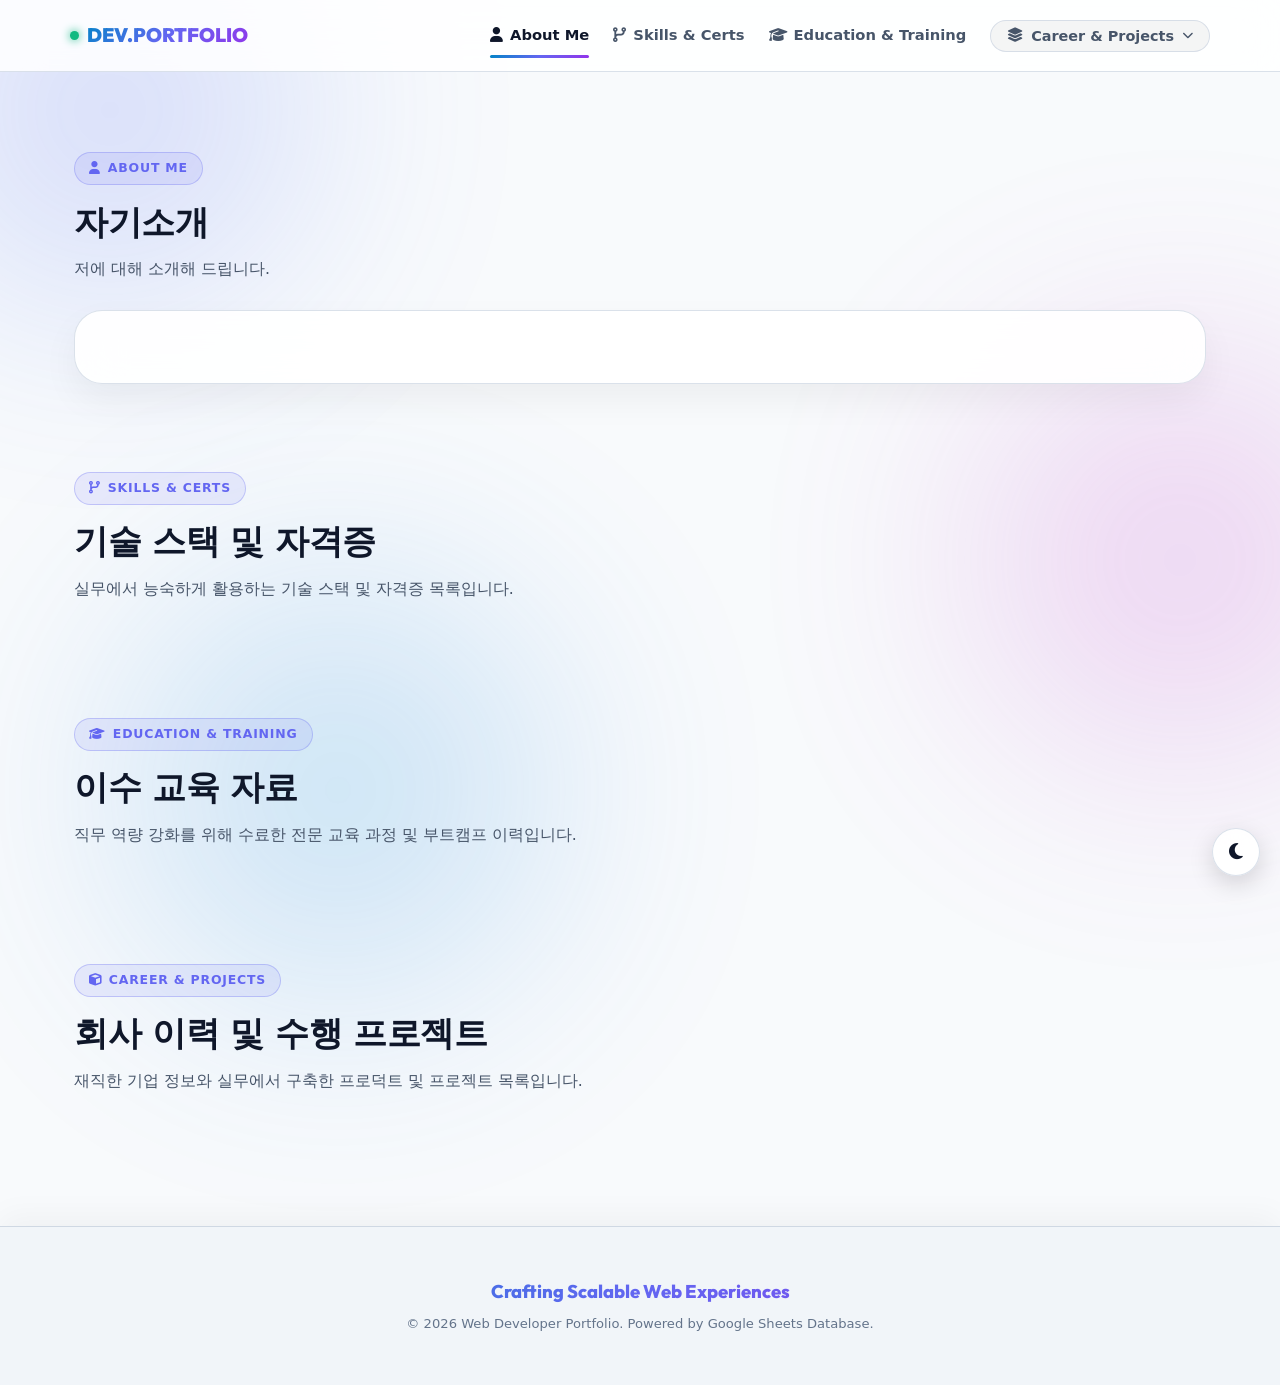
<file: index.html>
<!DOCTYPE html>
<html lang="ko" class="loading-locked">
<head>
  <meta charset="UTF-8" />
  <meta name="viewport" content="width=device-width, initial-scale=1.0, maximum-scale=1.0, user-scalable=no, viewport-fit=cover" />
  <title>Developer Portfolio</title>
  <!-- Google Fonts & Font Awesome -->
  <link rel="preconnect" href="https://fonts.googleapis.com">
  <link rel="preconnect" href="https://fonts.gstatic.com" crossorigin>
  <link href="https://fonts.googleapis.com/css2?family=Outfit:wght@400;600;700;800;900&family=Pretendard:wght@300;400;500;600;700;800&display=swap" rel="stylesheet">
  <link rel="stylesheet" href="https://cdnjs.cloudflare.com/ajax/libs/font-awesome/6.4.0/css/all.min.css">
  <link rel="stylesheet" href="style.css" />
</head>
<body class="loading-locked">

  <!-- 배경 앰비언트 오로라 광원 -->
  <div class="ambient-glow glow-top-left"></div>
  <div class="ambient-glow glow-middle-right"></div>
  <div class="ambient-glow glow-bottom-left"></div>

  <!-- 전체 화면 로딩 오버레이 -->
  <div id="globalLoader" class="global-loader show" oncontextmenu="return false;" ondragstart="return false;" onselectstart="return false;">
    <div class="loader-content">
      <img src="loading.gif" alt="Loading" class="loader-gif" draggable="false" />
      <p id="loaderText" class="loader-text">포트폴리오 데이터를 불러오는 중...</p>
    </div>
  </div>

  <!-- 모바일 메뉴 배경 딤 오버레이 -->
  <div class="nav-overlay" id="navOverlay"></div>

  <!-- 상단 네비게이션 헤더 -->
  <header class="navbar">
    <div class="nav-container">
      <a href="#profile" class="nav-logo spring-hover">
        <span class="logo-dot"></span>
        <span class="logo-text">DEV.PORTFOLIO</span>
      </a>
      
      <nav class="nav-menu" id="navMenu">
        <a href="#profile" class="nav-link spring-hover active">
          <i class="fa-solid fa-user"></i>
          <span>About Me</span>
        </a>
        <a href="#skills" class="nav-link spring-hover">
          <i class="fa-solid fa-code-branch"></i>
          <span>Skills & Certs</span>
        </a>
        <a href="#trainings" class="nav-link spring-hover">
          <i class="fa-solid fa-graduation-cap"></i>
          <span>Education & Training</span>
        </a>
        
        <!-- 회사 및 프로젝트 계층 드롭다운 -->
        <div class="nav-dropdown" id="navDropdown">
          <button class="nav-dropdown-btn spring-hover" id="navDropdownBtn" type="button">
            <i class="fa-solid fa-layer-group"></i>
            <span>Career & Projects</span>
            <i class="fa-solid fa-chevron-down dropdown-arrow"></i>
          </button>
          <div class="dropdown-menu" id="dropdownMenu">
            <div class="dropdown-loading"><i class="fa-solid fa-spinner fa-spin"></i> 로딩 중...</div>
          </div>
        </div>
      </nav>

      <button class="hamburger spring-hover" id="hamburger" aria-label="메뉴 열기">
        <i class="fa-solid fa-bars-staggered" id="hamburgerIcon"></i>
      </button>
    </div>
  </header>

  <main class="main-container" id="mainContainer">
    
    <!-- 섹션 1: About Me -->
    <section id="profile" class="section">
      <div class="section-badge reveal-spring-left">
        <i class="fa-solid fa-user"></i>
        <span>ABOUT ME</span>
      </div>
      <h2 class="section-title reveal-spring-left">자기소개</h2>
      <p class="section-desc reveal-spring-left">저에 대해 소개해 드립니다.</p>
      <div class="profile-card reveal-spring-right" id="profileContent"></div>
    </section>

    <!-- 섹션 2: Skills & Certs (명칭 통일) -->
    <section id="skills" class="section">
      <div class="section-badge reveal-spring-left">
        <i class="fa-solid fa-code-branch"></i>
        <span>SKILLS & CERTS</span>
      </div>
      <h2 class="section-title reveal-spring-left">기술 스택 및 자격증</h2>
      <p class="section-desc reveal-spring-left">실무에서 능숙하게 활용하는 기술 스택 및 자격증 목록입니다.</p>
      
      <div class="skills-wrapper" id="skillsContent"></div>
    </section>

    <!-- 섹션 3: Education & Training -->
    <section id="trainings" class="section">
      <div class="section-badge reveal-spring-left">
        <i class="fa-solid fa-graduation-cap"></i>
        <span>EDUCATION & TRAINING</span>
      </div>
      <h2 class="section-title reveal-spring-left">이수 교육 자료</h2>
      <p class="section-desc reveal-spring-left">직무 역량 강화를 위해 수료한 전문 교육 과정 및 부트캠프 이력입니다.</p>
      
      <div class="training-grid" id="trainingContent"></div>
    </section>

    <!-- 섹션 4: Career & Projects -->
    <section id="experience" class="section">
      <div class="section-badge reveal-spring-left">
        <i class="fa-solid fa-cube"></i>
        <span>CAREER & PROJECTS</span>
      </div>
      <h2 class="section-title reveal-spring-left">회사 이력 및 수행 프로젝트</h2>
      <p class="section-desc reveal-spring-left">재직한 기업 정보와 실무에서 구축한 프로덕트 및 프로젝트 목록입니다.</p>
      
      <div class="company-stack" id="experienceContent"></div>
    </section>

  </main>

  <!-- 하단 푸터 -->
  <footer class="footer">
    <div class="footer-content">
      <p class="footer-title">Crafting Scalable Web Experiences</p>
      <p class="footer-copy">© 2026 Web Developer Portfolio. Powered by Google Sheets Database.</p>
    </div>
  </footer>

  <!-- 최상단 전용 테마 변환 플로팅 버튼 -->
  <button id="themeToggleBtn" class="theme-toggle-btn spring-hover" aria-label="테마 전환" title="다크/라이트 모드 전환">
    <i class="fa-solid fa-moon" id="themeToggleIcon"></i>
  </button>

  <script src="script.js"></script>
</body>
</html>
</file>
<file: style.css>
/* --- 기본 테마 (낮: 산뜻한 글래스모피즘) --- */
:root {
  --bg-color: #f8fafc;
  --card-bg: rgba(255, 255, 255, 0.92);
  --card-nested-bg: rgba(241, 245, 249, 0.92);
  --card-border: rgba(203, 213, 225, 0.7);
  --card-border-hover: rgba(99, 102, 241, 0.6);
  
  --accent-cyan: #0284c7;
  --accent-indigo: #6366f1;
  --accent-purple: #9333ea;
  
  --accent-gradient: linear-gradient(135deg, #0284c7 0%, #6366f1 50%, #9333ea 100%);
  --neon-border: linear-gradient(135deg, rgba(2, 132, 199, 0.4), rgba(147, 51, 234, 0.4));
  
  --text-main: #0f172a;
  --text-muted: #475569;
  --text-light: #64748b;
  --item-bg: rgba(241, 245, 249, 0.75);
  --item-border: rgba(226, 232, 240, 0.9);
  
  --footer-bg: rgba(241, 245, 249, 0.96);
  --footer-border: rgba(203, 213, 225, 0.9);
  --footer-shadow: 0 -10px 30px rgba(0, 0, 0, 0.04);
  
  --font-main: 'Pretendard', -apple-system, BlinkMacSystemFont, system-ui, sans-serif;
  --font-display: 'Outfit', var(--font-main);
  
  --spring-easing: cubic-bezier(0.34, 1.56, 0.64, 1);
  --spring-transition: all 0.4s var(--spring-easing);
}

/* --- 저녁 시간 자동 다크 모드 (18:00 ~ 06:00) --- */
[data-theme="dark"] {
  --bg-color: #050811;
  --card-bg: rgba(13, 20, 38, 0.82);
  --card-nested-bg: rgba(9, 14, 28, 0.9);
  --card-border: rgba(255, 255, 255, 0.1);
  --card-border-hover: rgba(99, 102, 241, 0.55);
  
  --accent-cyan: #06b6d4;
  --accent-indigo: #6366f1;
  --accent-purple: #a855f7;
  
  --accent-gradient: linear-gradient(135deg, #06b6d4 0%, #6366f1 50%, #a855f7 100%);
  --neon-border: linear-gradient(135deg, rgba(6, 182, 212, 0.6), rgba(168, 85, 247, 0.6));
  
  --text-main: #f8fafc;
  --text-muted: #94a3b8;
  --text-light: #64748b;
  --item-bg: rgba(255, 255, 255, 0.03);
  --item-border: rgba(255, 255, 255, 0.06);
  
  --footer-bg: rgba(10, 15, 30, 0.96);
  --footer-border: rgba(255, 255, 255, 0.12);
  --footer-shadow: 0 -15px 40px rgba(0, 0, 0, 0.6);
}

* {
  margin: 0;
  padding: 0;
  box-sizing: border-box;
  font-family: var(--font-main);
  -webkit-tap-highlight-color: transparent;
}

html, body {
  width: 100%;
  max-width: 100vw;
  overflow-x: hidden;
  position: relative;
}

html {
  scroll-behavior: smooth;
  scroll-padding-top: 84px;
}

body {
  background-color: var(--bg-color);
  color: var(--text-main);
  line-height: 1.65;
  min-height: 100vh;
  transition: background-color 0.4s ease, color 0.4s ease;
  word-break: keep-all;
}

img {
  -webkit-user-drag: none !important;
  user-select: none !important;
}

/* 로딩 잠금 */
html.loading-locked,
body.loading-locked {
  overflow: hidden !important;
  height: 100vh !important;
  touch-action: none !important;
}

/* --- Loader --- */
.global-loader {
  position: fixed;
  inset: 0;
  width: 100vw;
  height: 100vh;
  background: rgba(248, 250, 252, 0.98);
  backdrop-filter: blur(20px);
  display: flex;
  align-items: center;
  justify-content: center;
  z-index: 999999;
  opacity: 0;
  visibility: hidden;
  pointer-events: none;
  touch-action: none;
  transition: opacity 0.7s cubic-bezier(0.4, 0, 0.2, 1), visibility 0.7s ease;
}

[data-theme="dark"] .global-loader {
  background: rgba(5, 8, 17, 0.98);
}

.global-loader.show {
  opacity: 1;
  visibility: visible;
  pointer-events: auto;
}

.global-loader.show * {
  pointer-events: none !important;
  user-select: none !important;
}

.loader-content {
  display: flex;
  flex-direction: column;
  align-items: center;
  gap: 16px;
  padding: 20px;
  text-align: center;
}

.loader-gif {
  width: 80px;
  height: 80px;
  object-fit: contain;
  background: transparent;
  display: block;
}

.loader-text {
  font-size: 0.95rem;
  font-weight: 700;
  background: var(--accent-gradient);
  -webkit-background-clip: text;
  -webkit-text-fill-color: transparent;
}

/* --- Spring Hover Effect --- */
.spring-hover {
  transition: var(--spring-transition);
}

@media (hover: hover) and (pointer: fine) {
  .spring-hover:hover {
    transform: translateY(-3px) scale(1.02);
  }
  .spring-hover:active {
    transform: scale(0.97);
  }
}

/* Background Aurora */
.ambient-glow {
  position: fixed;
  border-radius: 50%;
  filter: blur(120px);
  pointer-events: none;
  z-index: 0;
  opacity: 0.22;
  animation: floatGlow 18s ease-in-out infinite alternate;
}

[data-theme="dark"] .ambient-glow { opacity: 0.32; }
.glow-top-left { top: -80px; left: -80px; width: 380px; height: 380px; background: radial-gradient(circle, #6366f1, #3b82f6); }
.glow-middle-right { top: 40%; right: -100px; width: 400px; height: 400px; background: radial-gradient(circle, #a855f7, #ec4899); animation-delay: -6s; }
.glow-bottom-left { bottom: -100px; left: 10%; width: 420px; height: 420px; background: radial-gradient(circle, #06b6d4, #6366f1); animation-delay: -12s; }

@keyframes floatGlow {
  0% { transform: translate(0, 0) scale(1); }
  50% { transform: translate(30px, 40px) scale(1.08); }
  100% { transform: translate(-20px, -30px) scale(0.96); }
}

/* --- Navbar --- */
.navbar {
  position: fixed;
  top: 0;
  left: 0;
  width: 100%;
  height: 72px;
  background: rgba(255, 255, 255, 0.85);
  backdrop-filter: blur(20px);
  -webkit-backdrop-filter: blur(20px);
  border-bottom: 1px solid var(--card-border);
  z-index: 1000;
}

[data-theme="dark"] .navbar {
  background: rgba(8, 12, 24, 0.85);
}

.nav-container {
  max-width: 1180px;
  height: 100%;
  margin: 0 auto;
  padding: 0 20px;
  display: flex;
  justify-content: space-between;
  align-items: center;
}

.nav-logo {
  display: flex;
  align-items: center;
  gap: 8px;
  text-decoration: none;
}

.logo-dot { width: 9px; height: 9px; border-radius: 50%; background: #10b981; box-shadow: 0 0 10px #10b981; }
.logo-text { font-family: var(--font-display); font-size: 1.22rem; font-weight: 900; background: var(--accent-gradient); -webkit-background-clip: text; -webkit-text-fill-color: transparent; }

.nav-menu {
  display: flex;
  align-items: center;
  gap: 24px;
}

.nav-link {
  color: var(--text-muted);
  text-decoration: none;
  font-size: 0.92rem;
  font-weight: 600;
  position: relative;
  padding: 6px 0;
  display: inline-flex;
  align-items: center;
  gap: 7px;
}

.nav-link:hover,
.nav-link.active {
  color: var(--text-main);
}

.nav-link.active::after {
  content: '';
  position: absolute;
  bottom: -4px;
  left: 0;
  width: 100%;
  height: 2.5px;
  background: var(--accent-gradient);
  border-radius: 10px;
}

/* Nav Dropdown */
.nav-dropdown { position: relative; }
.nav-dropdown-btn {
  background: rgba(0, 0, 0, 0.04);
  border: 1px solid var(--card-border);
  color: var(--text-muted);
  font-size: 0.9rem;
  font-weight: 600;
  cursor: pointer;
  display: flex;
  align-items: center;
  gap: 8px;
  padding: 7px 16px;
  border-radius: 100px;
}

[data-theme="dark"] .nav-dropdown-btn {
  background: rgba(255, 255, 255, 0.05);
}

.nav-dropdown-btn:hover,
.nav-dropdown.open .nav-dropdown-btn {
  color: var(--text-main);
  background: rgba(99, 102, 241, 0.14);
  border-color: var(--accent-indigo);
}

.nav-dropdown-btn.active {
  color: var(--text-main);
  background: rgba(99, 102, 241, 0.22);
  border-color: var(--accent-indigo);
  box-shadow: 0 0 18px rgba(99, 102, 241, 0.4);
}

.dropdown-arrow {
  font-size: 0.7rem;
  transition: transform 0.4s var(--spring-easing);
}

.nav-dropdown.open .dropdown-arrow {
  transform: rotate(180deg);
}

.dropdown-menu {
  position: absolute;
  top: calc(100% + 12px);
  right: 0;
  width: 320px;
  max-height: 460px;
  overflow-y: auto;
  background: rgba(255, 255, 255, 0.96);
  backdrop-filter: blur(28px);
  border: 1px solid rgba(99, 102, 241, 0.35);
  border-radius: 20px;
  padding: 16px;
  box-shadow: 0 20px 45px rgba(0, 0, 0, 0.18);
  display: none;
  flex-direction: column;
  gap: 12px;
  z-index: 1001;
  transform-origin: top right;
}

[data-theme="dark"] .dropdown-menu {
  background: rgba(10, 15, 30, 0.96);
  border-color: rgba(99, 102, 241, 0.4);
  box-shadow: 0 24px 60px rgba(0, 0, 0, 0.8);
}

.nav-dropdown.open .dropdown-menu {
  display: flex;
  animation: springDropdown 0.45s var(--spring-easing) forwards;
}

@keyframes springDropdown {
  0% { opacity: 0; transform: perspective(800px) rotateX(-15deg) scale(0.9) translateY(-20px); }
  100% { opacity: 1; transform: perspective(800px) rotateX(0deg) scale(1) translateY(0); }
}

.dropdown-group {
  display: flex;
  flex-direction: column;
  gap: 5px;
  padding-bottom: 10px;
  border-bottom: 1px solid rgba(0, 0, 0, 0.06);
}

[data-theme="dark"] .dropdown-group {
  border-bottom-color: rgba(255, 255, 255, 0.07);
}

.dropdown-group:last-child { border-bottom: none; }

.dropdown-company-link {
  display: flex;
  align-items: center;
  gap: 8px;
  color: var(--accent-indigo);
  font-size: 0.9rem;
  font-weight: 800;
  text-decoration: none;
  padding: 8px 10px;
  border-radius: 10px;
  background: rgba(99, 102, 241, 0.08);
  border: 1px solid rgba(99, 102, 241, 0.15);
}

.dropdown-project-list {
  display: flex;
  flex-direction: column;
  padding-left: 10px;
  gap: 3px;
  margin-top: 3px;
}

.dropdown-project-link {
  display: flex;
  align-items: center;
  gap: 6px;
  color: var(--text-muted);
  font-size: 0.82rem;
  text-decoration: none;
  padding: 5px 8px;
  border-radius: 6px;
}

.hamburger {
  display: none;
  background: none;
  border: none;
  color: var(--text-main);
  font-size: 1.35rem;
  cursor: pointer;
  padding: 6px;
}

.nav-overlay {
  position: fixed;
  inset: 0;
  background: rgba(0, 0, 0, 0.5);
  backdrop-filter: blur(4px);
  z-index: 998;
  opacity: 0;
  visibility: hidden;
  transition: opacity 0.3s ease, visibility 0.3s ease;
}

.nav-overlay.active {
  opacity: 1;
  visibility: visible;
}

/* --- Main Layout --- */
.main-container {
  max-width: 1180px;
  width: 100%;
  margin: 0 auto;
  padding: 108px 24px 60px;
  position: relative;
  z-index: 1;
  opacity: 0;
  transform: translateY(16px);
  overflow-x: clip;
  transition: opacity 0.7s var(--spring-easing), transform 0.7s var(--spring-easing);
}

.main-container.loaded {
  opacity: 1;
  transform: translateY(0);
}

.section {
  padding: 44px 0;
  width: 100%;
  max-width: 100%;
  box-sizing: border-box;
}

/* 좌/우 애니메이션 */
.reveal-spring-left {
  opacity: 0;
  transform: translateX(-40px);
  filter: blur(4px);
  transition: opacity 0.75s var(--spring-easing), transform 0.75s var(--spring-easing), filter 0.75s ease;
  will-change: opacity, transform;
}

.reveal-spring-right {
  opacity: 0;
  transform: translateX(40px);
  filter: blur(4px);
  transition: opacity 0.75s var(--spring-easing), transform 0.75s var(--spring-easing), filter 0.75s ease;
  will-change: opacity, transform;
}

.reveal-spring-left.revealed,
.reveal-spring-right.revealed {
  opacity: 1;
  transform: translateX(0);
  filter: blur(0);
}

.section-badge {
  display: inline-flex;
  align-items: center;
  gap: 7px;
  padding: 5px 14px;
  background: rgba(99, 102, 241, 0.1);
  border: 1px solid rgba(99, 102, 241, 0.3);
  border-radius: 100px;
  color: var(--accent-indigo);
  font-family: var(--font-display);
  font-size: 0.78rem;
  font-weight: 800;
  letter-spacing: 0.8px;
  margin-bottom: 10px;
}

.section-title {
  font-size: 2.1rem;
  font-weight: 900;
  margin-bottom: 6px;
  color: var(--text-main);
  letter-spacing: -0.5px;
}

.section-desc {
  color: var(--text-muted);
  margin-bottom: 28px;
  font-size: 0.98rem;
}

/* --- Profile Card --- */
.profile-card {
  background: var(--card-bg);
  backdrop-filter: blur(24px);
  border: 1px solid var(--card-border);
  border-radius: 28px;
  padding: 36px;
  display: grid;
  grid-template-columns: 280px 1fr;
  gap: 36px;
  align-items: center;
  box-shadow: 0 16px 36px rgba(0, 0, 0, 0.05);
  width: 100%;
  max-width: 100%;
  box-sizing: border-box;
}

[data-theme="dark"] .profile-card {
  box-shadow: 0 24px 50px rgba(0, 0, 0, 0.4);
}

.profile-img-wrap {
  width: 100%;
  height: 320px;
  border-radius: 20px;
  overflow: hidden;
  padding: 3px;
  background: var(--neon-border);
}

.profile-img-wrap img {
  width: 100%;
  height: 100%;
  object-fit: cover;
  border-radius: 17px;
  display: block;
}

.profile-info {
  display: flex;
  flex-direction: column;
  min-width: 0;
}

.profile-header-row {
  display: flex;
  align-items: center;
  justify-content: space-between;
  flex-wrap: wrap;
  gap: 10px;
  margin-bottom: 10px;
}

.profile-name {
  font-family: var(--font-display);
  font-size: 2.3rem;
  font-weight: 900;
  color: var(--text-main);
  line-height: 1.2;
}

.status-badge {
  display: inline-flex;
  align-items: center;
  gap: 6px;
  padding: 5px 12px;
  background: rgba(16, 185, 129, 0.12);
  border: 1px solid rgba(16, 185, 129, 0.35);
  border-radius: 100px;
  color: #059669;
  font-size: 0.78rem;
  font-weight: 700;
}

[data-theme="dark"] .status-badge { color: #34d399; }
.status-dot { width: 7px; height: 7px; border-radius: 50%; background: #10b981; }

.profile-bio {
  font-size: 1.02rem;
  color: var(--text-muted);
  line-height: 1.7;
  margin-bottom: 22px;
}

.info-grid {
  display: grid;
  grid-template-columns: repeat(2, 1fr);
  gap: 12px 18px;
  padding-top: 20px;
  border-top: 1px solid var(--card-border);
}

.info-item {
  display: flex;
  align-items: center;
  gap: 10px;
  padding: 9px 12px;
  background: var(--item-bg);
  border: 1px solid var(--item-border);
  border-radius: 12px;
  font-size: 0.88rem;
}

.info-icon {
  width: 28px;
  height: 28px;
  border-radius: 8px;
  background: rgba(99, 102, 241, 0.12);
  color: var(--accent-indigo);
  display: flex;
  align-items: center;
  justify-content: center;
  font-size: 0.85rem;
  flex-shrink: 0;
}

.info-label { color: var(--text-light); font-weight: 600; font-size: 0.82rem; }
.info-value { color: var(--text-main); font-weight: 600; margin-left: auto; text-align: right; }

/* --- Skills Section --- */
.skills-wrapper { display: flex; flex-direction: column; gap: 30px; width: 100%; }
.skill-category-block { display: flex; flex-direction: column; gap: 14px; width: 100%; }
.skill-category-title { font-family: var(--font-display); font-size: 1.15rem; font-weight: 800; color: var(--text-main); display: flex; align-items: center; gap: 8px; }
.skill-category-title i { color: var(--accent-indigo); }

.skills-grid {
  display: grid;
  grid-template-columns: repeat(auto-fill, minmax(min(100%, 260px), 1fr));
  gap: 16px;
  width: 100%;
}

.skill-card {
  background: var(--card-bg);
  backdrop-filter: blur(20px);
  border: 1px solid var(--card-border);
  border-radius: 18px;
  padding: 18px;
  display: flex;
  align-items: flex-start;
  gap: 14px;
  box-sizing: border-box;
}

.skill-icon-box {
  width: 44px;
  height: 44px;
  border-radius: 12px;
  background: rgba(99, 102, 241, 0.1);
  border: 1px solid rgba(99, 102, 241, 0.25);
  display: flex;
  align-items: center;
  justify-content: center;
  font-size: 1.35rem;
  color: var(--accent-indigo);
  flex-shrink: 0;
}

.skill-icon-box img { width: 24px; height: 24px; object-fit: contain; }
.skill-card.cert-card .skill-icon-box { background: rgba(245, 158, 11, 0.12); border-color: rgba(245, 158, 11, 0.35); color: #d97706; }
[data-theme="dark"] .skill-card.cert-card .skill-icon-box { color: #fbbf24; }

.skill-details { display: flex; flex-direction: column; gap: 3px; flex: 1; min-width: 0; }
.skill-header-row { display: flex; align-items: center; justify-content: space-between; gap: 6px; }
.skill-name { font-size: 0.98rem; font-weight: 800; color: var(--text-main); white-space: nowrap; overflow: hidden; text-overflow: ellipsis; }
.skill-tag { font-size: 0.68rem; font-weight: 700; padding: 2px 7px; border-radius: 100px; background: rgba(0, 0, 0, 0.05); color: var(--text-muted); flex-shrink: 0; }
[data-theme="dark"] .skill-tag { background: rgba(255, 255, 255, 0.06); }
.skill-card.cert-card .skill-tag { background: rgba(245, 158, 11, 0.15); color: #d97706; }
[data-theme="dark"] .skill-card.cert-card .skill-tag { color: #fbbf24; }
.skill-desc { font-size: 0.82rem; color: var(--text-muted); line-height: 1.45; }

/* --- Training Section --- */
.training-grid {
  display: grid;
  grid-template-columns: repeat(auto-fill, minmax(min(100%, 300px), 1fr));
  gap: 20px;
  width: 100%;
}

.training-card {
  background: var(--card-bg);
  backdrop-filter: blur(24px);
  border: 1px solid var(--card-border);
  border-radius: 20px;
  padding: 22px;
  display: flex;
  flex-direction: column;
  box-sizing: border-box;
}

.training-top-row { display: flex; align-items: center; justify-content: space-between; gap: 8px; margin-bottom: 10px; flex-wrap: wrap; }
.training-inst-badge { display: inline-flex; align-items: center; gap: 5px; font-size: 0.78rem; font-weight: 700; color: var(--accent-cyan); background: rgba(2, 132, 199, 0.1); border: 1px solid rgba(2, 132, 199, 0.25); padding: 3px 8px; border-radius: 6px; }
.training-status-tag { font-size: 0.72rem; font-weight: 700; color: #059669; background: rgba(16, 185, 129, 0.12); border: 1px solid rgba(16, 185, 129, 0.3); padding: 3px 8px; border-radius: 100px; }
[data-theme="dark"] .training-status-tag { color: #34d399; }

.training-title { font-size: 1.12rem; font-weight: 800; color: var(--text-main); line-height: 1.4; margin-bottom: 6px; }
.training-period { font-size: 0.8rem; color: var(--text-light); display: flex; align-items: center; gap: 5px; margin-bottom: 10px; }
.training-desc { color: var(--text-muted); font-size: 0.88rem; line-height: 1.55; margin-bottom: 16px; flex: 1; }
.training-btn { display: inline-flex; align-items: center; justify-content: center; gap: 6px; padding: 8px 14px; background: rgba(0, 0, 0, 0.04); border: 1px solid var(--card-border); color: var(--text-main); text-decoration: none; font-size: 0.82rem; font-weight: 600; border-radius: 8px; }
[data-theme="dark"] .training-btn { background: rgba(255, 255, 255, 0.05); }

/* --- Company Stack & Projects --- */
.company-stack {
  display: flex;
  flex-direction: column;
  gap: 40px;
  width: 100%;
  max-width: 100%;
  box-sizing: border-box;
}

.company-block {
  background: var(--card-bg);
  backdrop-filter: blur(24px);
  border: 1px solid var(--card-border);
  border-radius: 24px;
  padding: 30px;
  scroll-margin-top: 84px;
  width: 100%;
  max-width: 100%;
  box-sizing: border-box;
  overflow: hidden;
}

.company-header-card {
  display: grid;
  grid-template-columns: 130px 1fr;
  gap: 24px;
  padding-bottom: 24px;
  border-bottom: 1px solid var(--card-border);
  width: 100%;
  box-sizing: border-box;
}

.comp-img-wrap {
  width: 100%;
  height: 130px;
  border-radius: 16px;
  overflow: hidden;
  border: 1px solid var(--card-border);
}

.comp-img-wrap img { width: 100%; height: 100%; object-fit: cover; }
.comp-info { display: flex; flex-direction: column; justify-content: center; min-width: 0; }
.comp-title-row { display: flex; justify-content: space-between; align-items: center; margin-bottom: 6px; flex-wrap: wrap; gap: 8px; }
.comp-title-left { display: flex; align-items: center; gap: 10px; min-width: 0; }

.comp-logo-img {
  width: 32px;
  height: 32px;
  border-radius: 8px;
  object-fit: contain;
  background: rgba(0, 0, 0, 0.03);
  border: 1px solid var(--card-border);
  padding: 3px;
  flex-shrink: 0;
}

[data-theme="dark"] .comp-logo-img { background: rgba(255, 255, 255, 0.05); }
.comp-name { font-family: var(--font-display); font-size: 1.55rem; font-weight: 800; color: var(--text-main); }
.comp-period { font-size: 0.8rem; font-weight: 600; padding: 4px 10px; background: rgba(0, 0, 0, 0.04); border-radius: 100px; color: var(--text-muted); }
[data-theme="dark"] .comp-period { background: rgba(255, 255, 255, 0.06); }
.comp-role { display: inline-flex; align-items: center; gap: 6px; color: var(--accent-indigo); font-size: 0.95rem; font-weight: 700; margin-bottom: 8px; }
.comp-desc { color: var(--text-muted); font-size: 0.92rem; }

/* Sub-projects */
.nested-projects-wrapper {
  margin-top: 24px;
  width: 100%;
  max-width: 100%;
  box-sizing: border-box;
  overflow: hidden;
}

.nested-projects-title {
  font-size: 1.05rem;
  font-weight: 800;
  color: var(--text-main);
  margin-bottom: 18px;
  display: flex;
  align-items: center;
  gap: 8px;
}

.project-grid {
  display: grid;
  grid-template-columns: repeat(auto-fit, minmax(min(100%, 280px), 1fr));
  gap: 20px;
  width: 100%;
  max-width: 100%;
  box-sizing: border-box;
}

.project-card {
  background: var(--card-nested-bg);
  border: 1px solid var(--card-border);
  border-radius: 18px;
  overflow: hidden;
  display: flex;
  flex-direction: column;
  width: 100%;
  max-width: 100%;
  box-sizing: border-box;
  min-width: 0;
}

.project-img-wrap {
  width: 100%;
  height: 170px;
  overflow: hidden;
}

.project-img-wrap img {
  width: 100%;
  height: 100%;
  object-fit: cover;
}

.project-body {
  padding: 18px;
  display: flex;
  flex-direction: column;
  flex: 1;
  min-width: 0;
  overflow-wrap: break-word;
}

.project-period {
  font-size: 0.78rem;
  font-weight: 600;
  color: var(--accent-cyan);
  margin-bottom: 6px;
}

.project-name {
  font-size: 1.12rem;
  font-weight: 800;
  margin-bottom: 8px;
  color: var(--text-main);
  overflow-wrap: break-word;
}

.project-desc {
  color: var(--text-muted);
  font-size: 0.86rem;
  margin-bottom: 16px;
  flex: 1;
  overflow-wrap: break-word;
}

.project-btn {
  display: inline-flex;
  align-items: center;
  justify-content: center;
  gap: 6px;
  padding: 8px 14px;
  background: var(--accent-gradient);
  color: #fff;
  text-decoration: none;
  font-size: 0.82rem;
  font-weight: 700;
  border-radius: 10px;
}

/* --- Footer --- */
.footer {
  text-align: center;
  padding: 50px 20px;
  border-top: 1px solid var(--footer-border);
  background: var(--footer-bg);
  box-shadow: var(--footer-shadow);
  position: relative;
  z-index: 1;
  width: 100%;
  box-sizing: border-box;
}

.footer-title {
  font-family: var(--font-display);
  font-size: 1.15rem;
  font-weight: 800;
  background: var(--accent-gradient);
  -webkit-background-clip: text;
  -webkit-text-fill-color: transparent;
  margin-bottom: 6px;
}

.footer-copy { color: var(--text-light); font-size: 0.82rem; }

/* --- Theme Toggle Button --- */
.theme-toggle-btn {
  position: fixed;
  bottom: 24px;
  right: 20px;
  width: 48px;
  height: 48px;
  border-radius: 50%;
  background: var(--card-bg);
  backdrop-filter: blur(20px);
  border: 1.5px solid var(--card-border);
  color: var(--text-main);
  font-size: 1.15rem;
  display: flex;
  align-items: center;
  justify-content: center;
  cursor: pointer;
  z-index: 900;
  box-shadow: 0 8px 24px rgba(0, 0, 0, 0.15);
  opacity: 0;
  visibility: hidden;
  transform: translateY(20px) scale(0.85);
  pointer-events: none;
  transition: opacity 0.35s var(--spring-easing), transform 0.35s var(--spring-easing), visibility 0.35s ease;
}

.theme-toggle-btn.visible {
  opacity: 1;
  visibility: visible;
  transform: translateY(0) scale(1);
  pointer-events: auto;
}

[data-theme="dark"] .theme-toggle-btn i { color: #fbbf24; }

/* ========================================================
   모바일 최적화 및 튀어나옴 방지 (Max Width 768px)
   ======================================================== */
@media (max-width: 860px) {
  .profile-card {
    grid-template-columns: 1fr;
    padding: 24px 18px;
    gap: 20px;
  }
  .profile-img-wrap {
    height: 250px;
  }
  .company-header-card {
    grid-template-columns: 1fr;
    gap: 16px;
  }
  .comp-img-wrap {
    height: 160px;
  }
}

@media (max-width: 768px) {
  .hamburger {
    display: flex;
    align-items: center;
    justify-content: center;
  }

  .main-container {
    padding: 88px 14px 40px;
  }

  .section {
    padding: 28px 0;
  }

  .reveal-spring-left {
    transform: translateX(-18px);
  }

  .reveal-spring-right {
    transform: translateX(18px);
  }

  .section-title {
    font-size: 1.65rem;
  }

  .section-desc {
    font-size: 0.88rem;
    margin-bottom: 20px;
  }

  .profile-name {
    font-size: 1.75rem;
  }

  .info-grid {
    grid-template-columns: 1fr;
    gap: 8px;
  }

  .skills-grid,
  .training-grid,
  .project-grid {
    grid-template-columns: 1fr;
    width: 100%;
  }

  .company-block {
    padding: 20px 14px;
    border-radius: 20px;
  }

  .comp-name {
    font-size: 1.35rem;
  }

  .project-img-wrap {
    height: 150px;
  }

  .nav-menu {
    position: fixed;
    top: 72px;
    left: 0;
    width: 100%;
    max-height: calc(100dvh - 72px);
    overflow-y: auto;
    background: var(--card-bg);
    backdrop-filter: blur(30px);
    -webkit-backdrop-filter: blur(30px);
    border-bottom: 1px solid var(--card-border);
    flex-direction: column;
    align-items: stretch;
    padding: 16px 14px 24px;
    gap: 10px;
    transform: translateY(-130%);
    opacity: 0;
    visibility: hidden;
    transition: transform 0.4s var(--spring-easing), opacity 0.3s ease, visibility 0.3s ease;
    box-shadow: 0 20px 40px rgba(0, 0, 0, 0.15);
  }

  .nav-menu.open {
    transform: translateY(0);
    opacity: 1;
    visibility: visible;
  }

  .nav-link {
    font-size: 0.95rem;
    padding: 10px 14px;
    border-radius: 12px;
    background: rgba(0, 0, 0, 0.02);
  }

  [data-theme="dark"] .nav-link {
    background: rgba(255, 255, 255, 0.03);
  }

  .nav-link.active::after {
    display: none;
  }
  
  .nav-link.active {
    background: rgba(99, 102, 241, 0.12);
    color: var(--accent-indigo);
  }

  .nav-dropdown {
    width: 100%;
  }

  .nav-dropdown-btn {
    width: 100%;
    justify-content: space-between;
    padding: 10px 14px;
    border-radius: 12px;
    font-size: 0.95rem;
  }

  .dropdown-menu {
    position: static;
    width: 100%;
    max-height: 280px;
    margin-top: 8px;
    box-shadow: none;
    background: var(--item-bg);
    border-color: var(--item-border);
    padding: 10px;
  }
}
</file>
